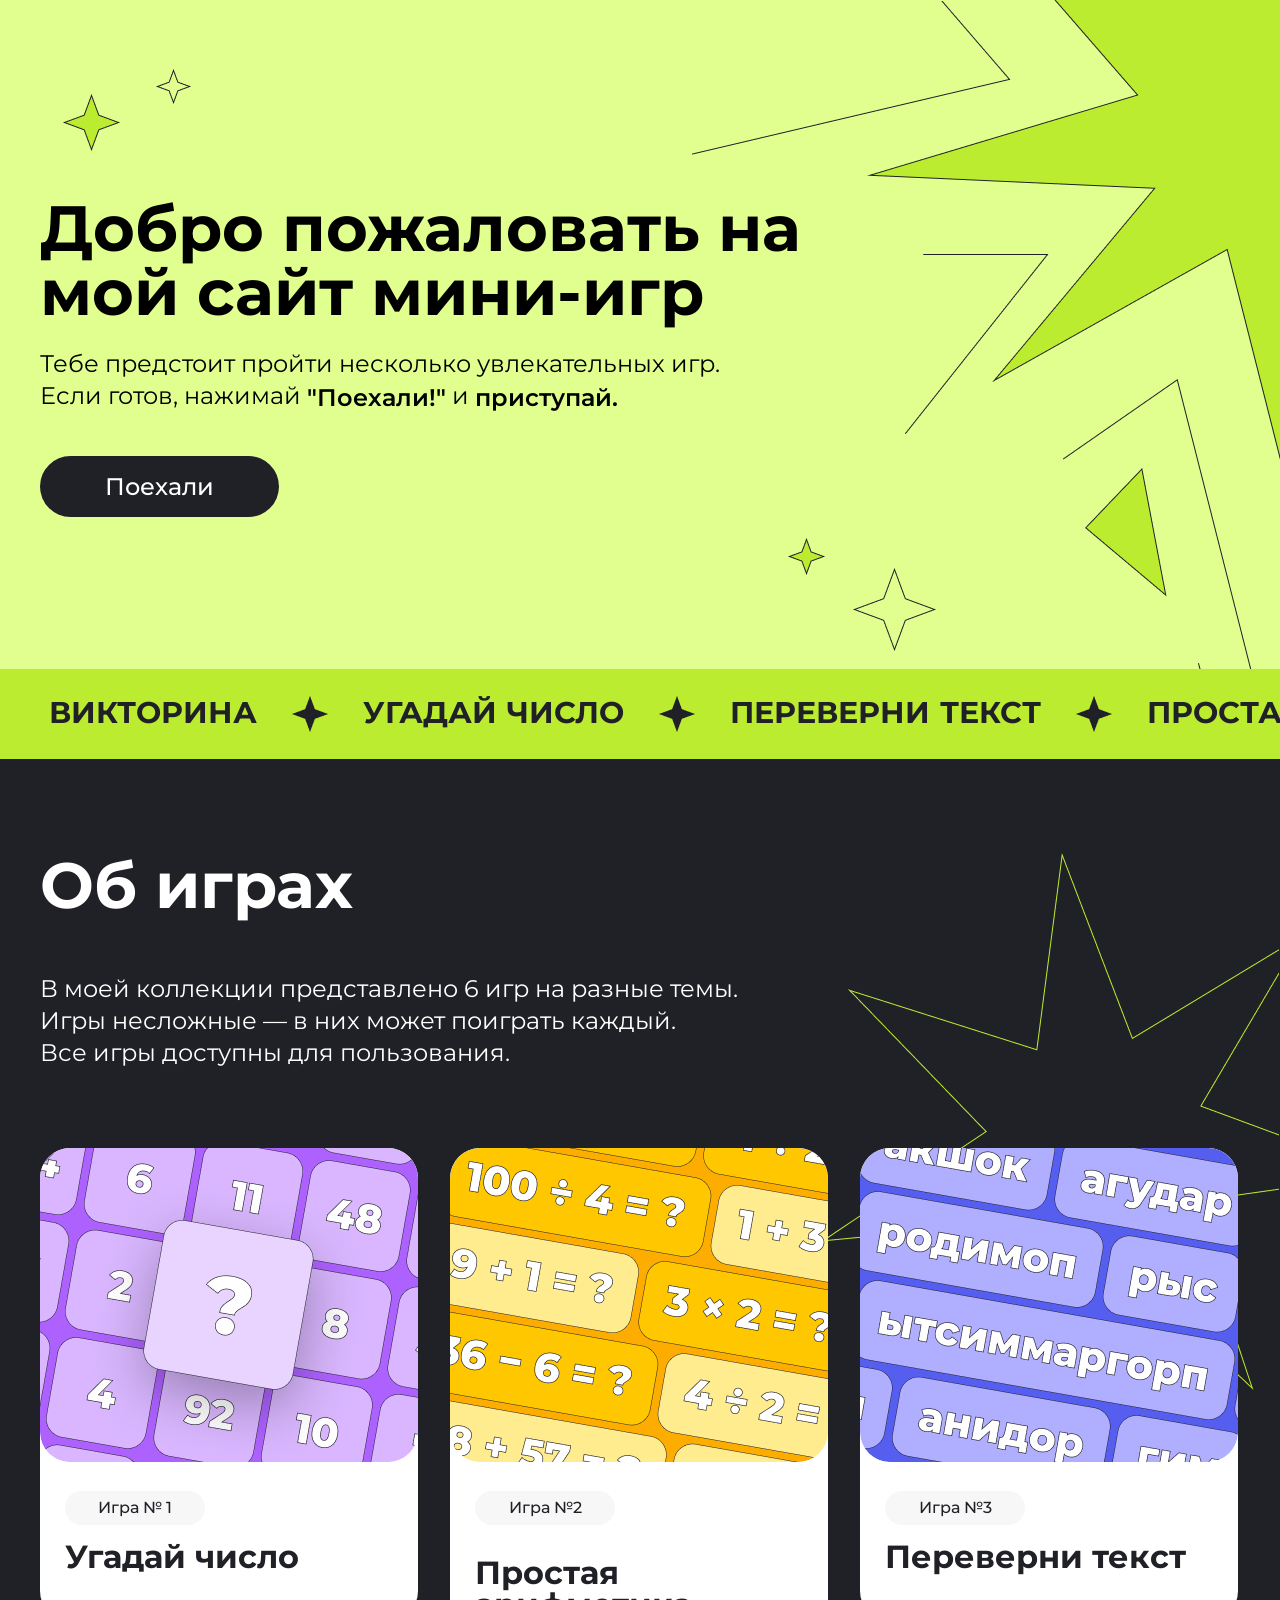
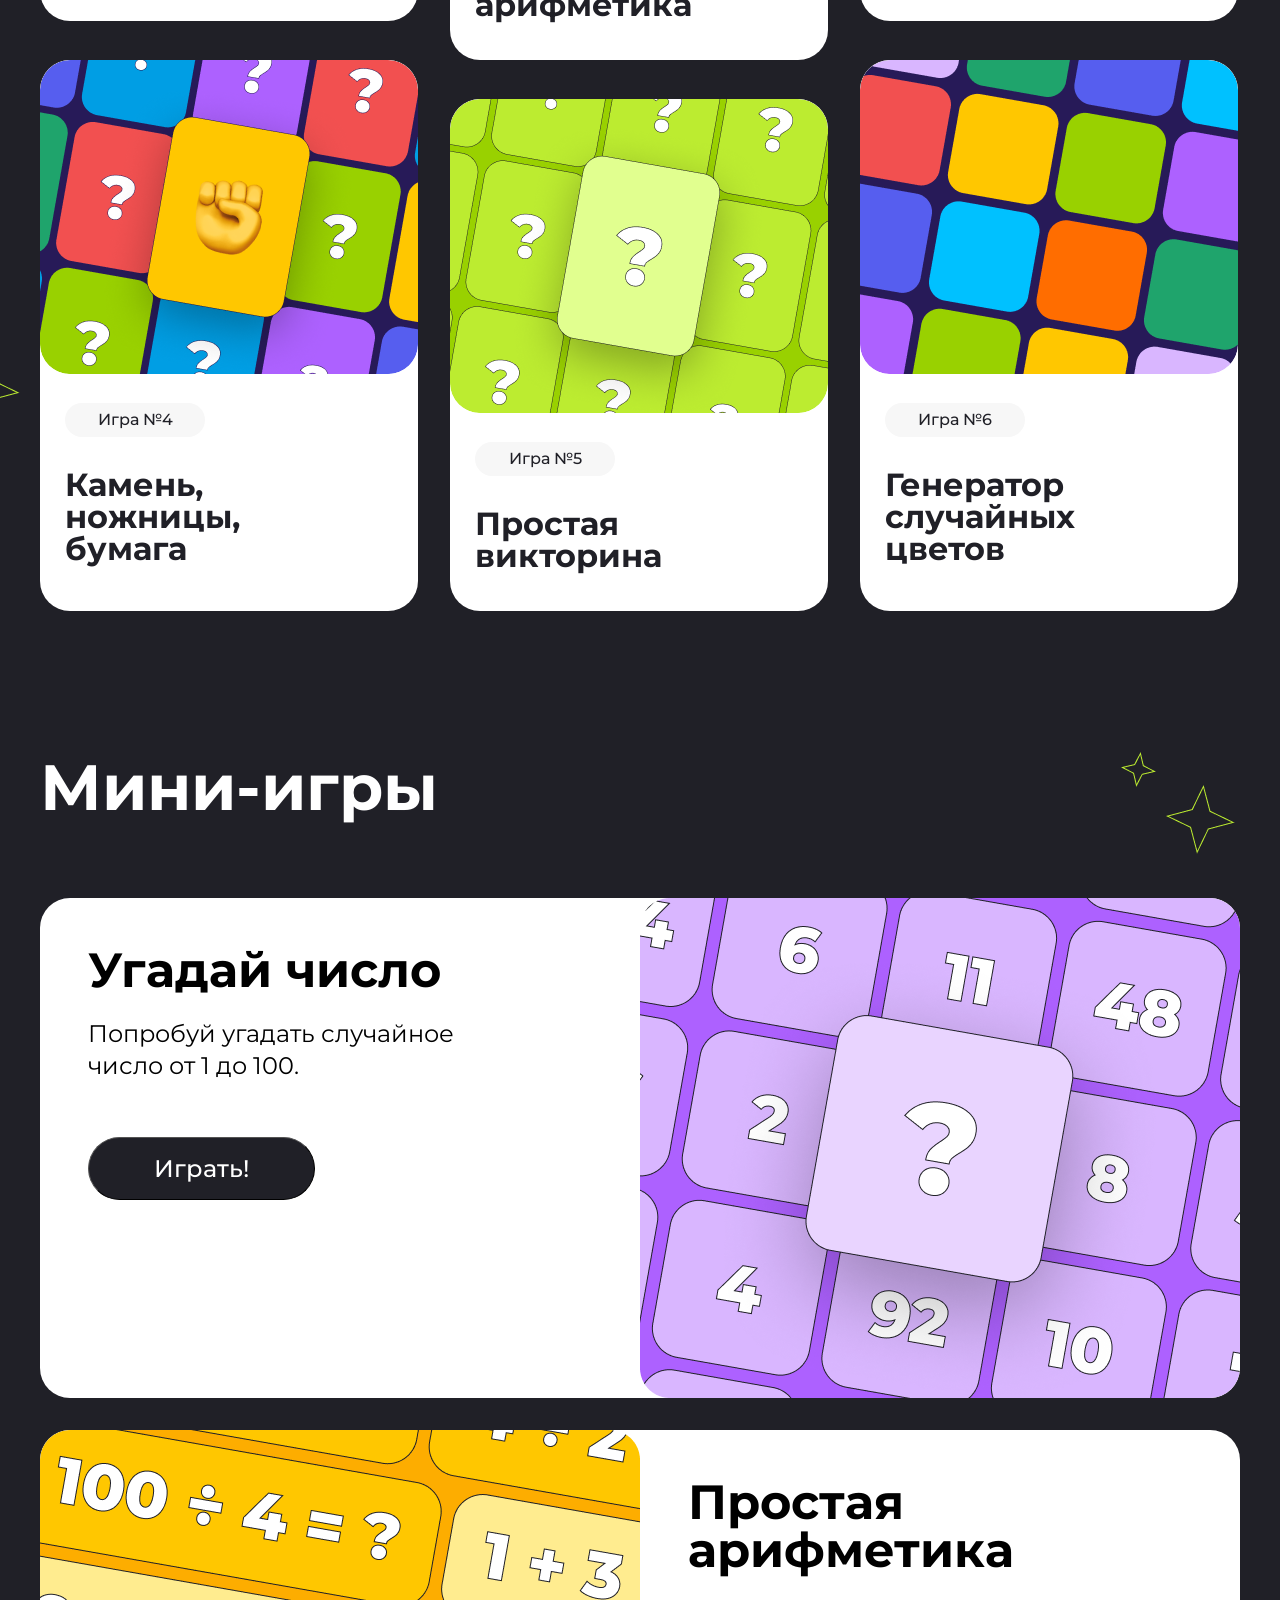
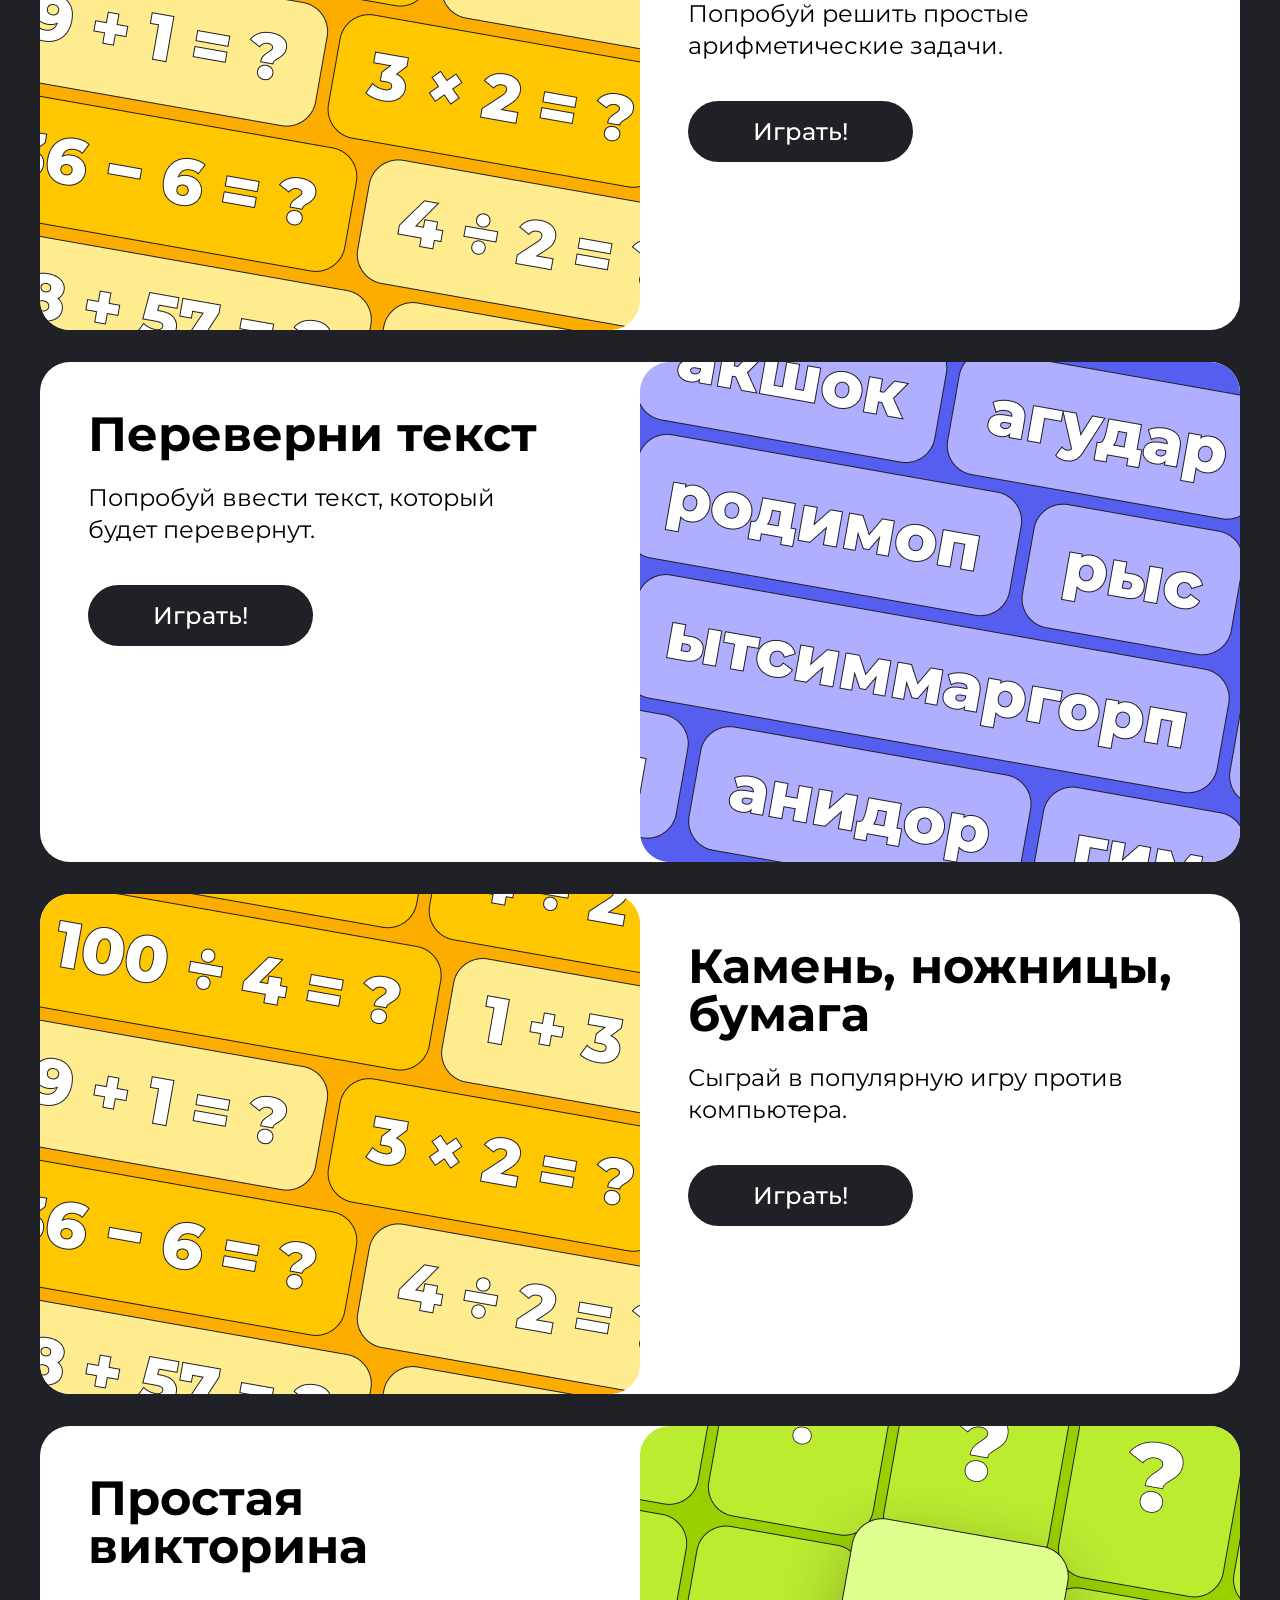
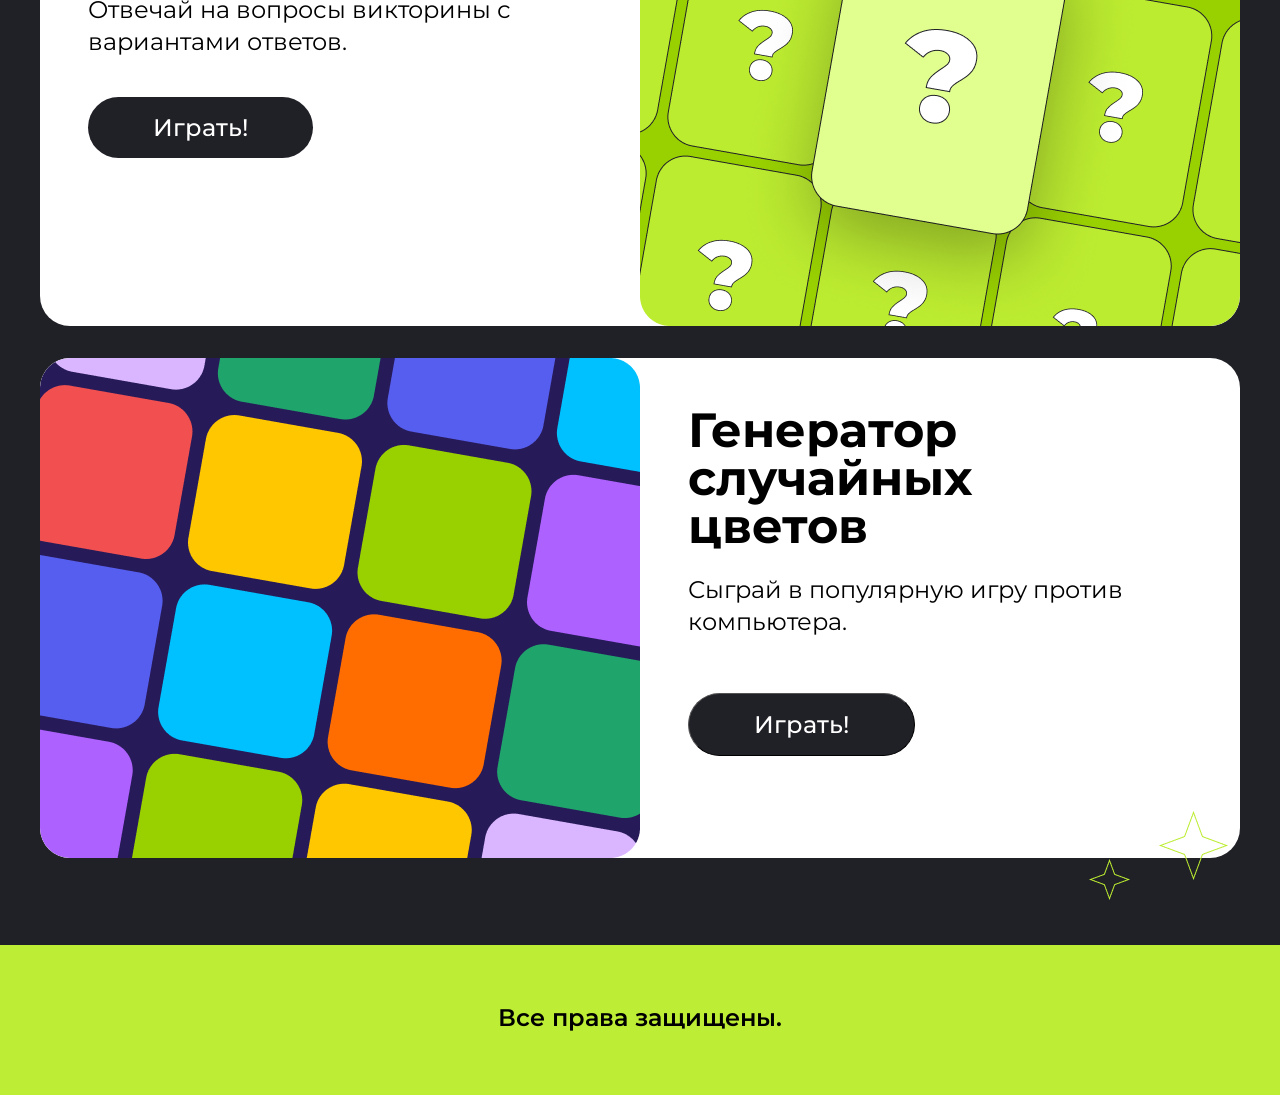
<file: index.html>
<!DOCTYPE html>
<html lang="ru">

<head>
    <meta charset="UTF-8">
    <meta name="viewport" content="width=device-width, initial-scale=1.0">
    <title>Homework1</title>
    <link rel="stylesheet" href="./style.css">
    <link href="https://fonts.googleapis.com/css2?family=Montserrat:ital,wght@0,100..900;1,100..900&amp;display=swap" rel="stylesheet">
</head>

<body>
    <section class="top">
<div class="top__star">
<img class="top__vector" src="./image/Vector.png" alt="описание">
<img class="top__star2" src="./image/Star2.png" alt="описание">
<img class="top__star3" src="./image/Star3.png" alt="описание">
<img class="top__star5" src="./image/Star5.png" alt="описание">
<img class="top__star4" src="./image/Star4.png" alt="описание">
<img class="top__vector4780" src="./image/Vector4780.png" alt="описание">
<img class="top__vector4781" src="./image/Vector4781.png" alt="описание">
<img class="top__vector4782" src="./image/Vector4782.png" alt="описание">
<img class="top__vector4788" src="./image/Vector4788.png" alt="описание">
<img class="top__vector4791" src="./image/Vector4791.png" alt="описание">
</div>
<div class="top__star-mob">
<img class="top__star2-mob" src="./image/star2-mob.png" alt="описание">
<img class="top__star3-mob" src="./image/star3-mob.png" alt="описание">
<img class="top__star4-mob" src="./image/star4-mob.png" alt="описание">
<img class="top__star5-mob" src="./image/star5-mob.png" alt="описание">
<img class="top__vector-mob" src="./image/vector-mob.png" alt="описание">
</div>

        <div class="top__content center">
            <h1 class="top__title">Добро пожаловать
на мой сайт мини-игр</h1>
            <div class="top__description">Тебе предстоит пройти несколько увлекательных игр.
Если готов, нажимай <span class="top__regular">"Поехали!"</span> и <span class="top__regular">приступай.</span></div>
            <a href="#games" class="form-button">Поехали</a>
        </div>
    </section>
        <section class="wrapper">
        <div class="animation">
            <span class="animation__title">викторина</span>
            <img class="animation__img" src="./image/star-animation.png" alt="викторина">
            <span class="animation__title">угадай</span>
            <span class="animation__title">число</span>
            <img class="animation__img" src="./image/star-animation.png" alt="угадай число">
            <span class="animation__title">переверни</span>
            <span class="animation__title">текст</span>
            <img class="animation__img" src="./image/star-animation.png" alt="переверни текст">
            <span class="animation__title">простая</span>
            <span class="animation__title">арифметика</span>
            <img class="animation__img" src="./image/star-animation.png" alt="простая арифметика">
            <span class="animation__title">камень,</span>
            <span class="animation__title">ножницы</span>
            <span class="animation__title">бумага</span>
            <img class="animation__img" src="./image/star-animation.png" alt="камень, ножницы, бумага">
            <span class="animation__title">генератор</span>
            <span class="animation__title">случайных</span>
            <span class="animation__title">цветов</span>
            <img class="animation__img" src="./image/star-animation.png" alt="генератор случайных цветов">
          </div>
        </section>
    <section id="games" class="games center">
        <h1 class="games__title">Об играх</h1>
        <p class="games__description">
В моей коллекции представлено 6 игр на разные темы.
Игры несложные — в них может поиграть каждый.
Все игры доступны для пользования.</p>
    <img class="games__star11" src="./image/Star11.png" alt="описание">
    <img class="games__star12" src="./image/Star12.png" alt="описание">
    <img class="games__star1" src="./image/Star1.png" alt="описание">
    <div class="games-catalog">
        <article class="catalog">
            <a href="#games1" class="catalog__cart">

            <img src="./image/games1.png" alt="игра№1" class="catalog__img">
            <div class="catalog__contener">
            <p class="catalog__number" >Игра № 1</p>
            <h2 class="catalog__title">Угадай число</h2>
            </div>
            </a>
        </article>
        <article class="catalog1">
            <a href="#games2" class="catalog1__cart">
            <img src="./image/games2.png" alt="игра№2" class="catalog1__img">
            <div class="catalog1__contener">
            <p class="catalog1__number" >Игра №2</p>
            <h3 class="catalog1__title">
Простая 
арифметика</h3>
            </div>
        </a>
        </article>
        <article class="catalog">
            <a href="#games3" class="catalog__cart">
            <img src="./image/games3.png" alt="игра№3" class="catalog__img">
            <div class="catalog__contener">
            <p class="catalog__number" >Игра №3</p>
            <h2 class="catalog__title">Переверни текст</h2>
            </div>
            </a>
        </article>
        <article class="catalog2">
            <a href="#games4" class="catalog2__cart">
            <img src="./image/games4.png" alt="игра№4" class="catalog2__img">
            <div class="catalog2__contener">
            <p class="catalog2__number" >Игра №4</p>
            <h3 class="catalog2__title">
Камень, 
ножницы,
бумага</h3>
            </div>
        </a>
        </article>
        <article class="catalog1">
            <a href="#games5" class="catalog1__cart">
            <img src="./image/games5.png" alt="игра№5" class="catalog1__img">
            <div class="catalog1__contener">
            <p class="catalog1__number" >Игра №5</p>
            <h3 class="catalog1__title">
Простая 
викторина</h3>
            </div>
        </a>
        </article>
        <article class="catalog2">
            <a href="#games6" class="catalog2__cart">
            <img src="./image/games6.png" alt="игра№6" class="catalog2__img">
            <div class="catalog2__contener">
            <p class="catalog2__number" >Игра №6</p>
            <h3 class="catalog2__title">
Генератор
случайных
цветов</h3>
            </div>
</a>
        </article>
    </div>
    </section>
    <section id="games-mg" class="games-mg center">
        <div class="games-mg__star">
            <img class="games-mg__star6" src="./image/Star6-minigames.png" alt="описание">
            <img class="games-mg__star7" src="./image/Star7-minigames.png" alt="описание">
            <img class="games-mg__star8" src="./image/Star8.png" alt="описание">
            <img class="games-mg__star10" src="./image/Star10.png" alt="описание">
        </div>
        <h1 class="games-mg__title">Мини-игры</h1>
        <div class="games-mg__catalog">
            <article id="games1" class="catalog-mg">
                <div class="catalog-mg__description">
                    <h2 class="catalog-mg__title1">Угадай число</h2>
                    <p class="catalog-mg__description1">Попробуй угадать случайное 
число от 1 до 100.</p>
                   <button type="button" class="catalog-mg__button" id="gamesButton1" onclick = "miniGames1()">Играть!</button>

                </div>
                <img src="./image/minigames1.png" alt="Угадай число" class="catalog-mg__img">
            </article>
            <article id="games2" class="catalog-mg">
                <img src="./image/minigames2.png" alt="Простая арифметика" class="catalog-mg__img">
                <div class="catalog-mg__description">
                    <h2 class="catalog-mg__title1">Простая арифметика</h2>
                    <p class="catalog-mg__description1">Попробуй решить простые арифметические задачи.</p>
                    <a href="#" class="catalog-mg__button" onclick = "miniGames2()">Играть!</a>
                </div>
                
            </article>
            <article  id="games3" class="catalog-mg">
                <div class="catalog-mg__description">
                    <h2 class="catalog-mg__title1">Переверни текст</h2>
                    <p class="catalog-mg__description1">Попробуй ввести текст, который будет перевернут.</p>
                    <a href="#" class="catalog-mg__button" onclick = "miniGames3()">Играть!</a>
                </div>
                <img src="./image/minigames4.png" alt="Переверни текст" class="catalog-mg__img">
            </article>
            <article id="games4" class="catalog-mg">
                <img src="./image/minigames2.png" alt="Камень, ножницы, бумага" class="catalog-mg__img">
                <div class="catalog-mg__description">
                    <h2 class="catalog-mg__title1">Камень, ножницы, бумага</h2>
                    <p class="catalog-mg__description1">Сыграй в популярную игру против компьютера.</p>
                    <a href="#" class="catalog-mg__button" onclick = "game()">Играть!</a>
                </div>
                
            </article>
            <article id="games5" class="catalog-mg">
                <div class="catalog-mg__description">
                    <h2 class="catalog-mg__title1">Простая викторина</h2>
                    <p class="catalog-mg__description1">Отвечай на вопросы викторины с вариантами ответов.</p>
                    <a href="#" class="catalog-mg__button" onclick = "miniGames5()">Играть!</a>
                </div>
                <img src="./image/minigames6.png" alt="Простая викторина" class="catalog-mg__img">
            </article>
            <article id="games6" class="catalog-mg">
                <img src="./image/minigames7.png" alt="Генератор случайных цветов" class="catalog-mg__img">
                <div class="catalog-mg__description">
                    <h2 class="catalog-mg__title1">Генератор случайных 
цветов</h2>
                    <p class="catalog-mg__description1">Сыграй в популярную игру против компьютера.</p>
                   <button type="button" class="catalog-mg__button" id="gamesButton6" onclick = "miniGames6()">Играть!</button>
                </div>
                 </article>
        </div>
    </section>
    <section class="mob-games-mg center">
        <h2 class="mob-games-mg__title">Мини игры</h2>
        <div class="mob-games-catalog">
        <article class="mob-catalog">
            <img src="./image/mob-games-mg1.png" alt="игра№1" class="mob-catalog__img">
            <h3 class="mob-catalog__title">Угадай число</h3>
            <p class="mob-catalog__description">Попробуй угадать случайное число от 1 до 100.</p>
            <a href="#" class="mob-catalog__button" onclick="miniGames1()">Играть!</a>    
        </article>
        <article class="mob-catalog1">
            <img src="./image/mob-games-mg2.png" alt="игра№2" class="mob-catalog1__img">
            <h3 class="mob-catalog1__title">Простая арифметика</h3>
            <p class="mob-catalog1__description">Попробуй решить простые арифметические задачи.</p>
            <a href="#" class="mob-catalog1__button" onclick="miniGames2()">Играть!</a>    
        </article>
    <article class="mob-catalog1">
            <img src="./image/mob-games-mg3.png" alt="игра№3" class="mob-catalog1__img">
            <h3 class="mob-catalog1__title">Переверни
текст</h3>
            <p class="mob-catalog1__description">Попробуй ввести текст, который будет перевернут.</p>
            <a href="#" class="mob-catalog1__button" onclick="miniGames3()">Играть!</a>    
        </article>
        <article class="mob-catalog2">
            <img src="./image/mob-games-mg4.png" alt="игра№4" class="mob-catalog2__img">
            <h3 class="mob-catalog2__title">Камень,
ножницы, 
бумага</h3>
            <p class="mob-catalog2__description">Сыграй в популярную игру против компьютера.</p>
            <a href="#" class="mob-catalog2__button" onclick="game()">Играть!</a>    
        </article>
        <article class="mob-catalog1">
            <img src="./image/mob-games5.png" alt="игра№5" class="mob-catalog1__img">
            <h3 class="mob-catalog1__title">Простая викторина</h3>
            <p class="mob-catalog1__description">Отвечай на вопросы викторины с вариантами ответов.</p>
            <a href="#" class="mob-catalog1__button" onclick="miniGames5()">Играть!</a>    
        </article>
        <article id="mob-games6" class="mob-catalog3">
            <img src="./image/mob-games-mg6.png" alt="игра№6" class="mob-catalog3__img">
            <h3 class="mob-catalog3__title">Генератор случайных цветов</h3>
            <p class="mob-catalog3__description">Игра, в которой при клике на кнопку фон страницы меняется на случайный.</p>
            <button type="button" class="mob-catalog3__button" id="mob-gamesButton6" onclick = "miniGames6()">Играть!</button>

           </article>
        </div>
        </section>
    <footer class="footer">
        <p class="footer__title">Все права защищены.</p>
    </footer>
    <script src="games.js"></script>
</body>

</html>
</file>
<file: style.css>
* {
    margin: 0;
    padding: 0;
}
html {
  scroll-behavior: smooth;
}

.center {
    padding-left: calc(50% - 600px);
    padding-right: calc(50% - 600px);
    
}

.top {
    background-image: url(./image/top.png);
    background-repeat: no-repeat;
    background-position: center;
    background-size: cover;
    position: relative;
}


.top__vector {
    position: absolute;
    background-size: cover;
    border-color: #202027;
    border: 1px;
    top: 0;
    right: 0;
}

.top__star2 {
    position: absolute;
    background-size: cover;
    border-color: #202027;
    border: 1px;
    transform: translate(63px, 94px);
}

.top__star3 {
    position: absolute;
    background-size: cover;
    border-color: #202027;
    border: 1px;
    transform: translate(156px, 69px);
}

.top__star5 {
    position: absolute;
    background-size: cover;
    border-color: #202027;
    border: 1px;
    right: 455px;
    top: 538px;
}

.top__star4 {
    position: absolute;
    background-size: cover;
    border-color: #202027;
    border: 1px;
    right: 344px;
    top: 568px;
    
}

.top__vector4780 {
    position: absolute;
    background-size: cover;
    border-color: #202027;
    border: 1px;
    top: 1px;
    right: 269px;
}

.top__vector4781 {
    position: absolute;
    background-size: cover;
    border-color: #202027;
    border: 1px;
    top: 254px;
    right: 231px;
}

.top__vector4782 {
    position: absolute;
    background-size: cover;
    border-color: #202027;
    border: 1px;
    top: 379px;
    right: 1px;
}

.top__vector4788 {
    position: absolute;
    background-size: cover;
    border-color: #202027;
    border: 1px;
    top: 468px;
    right: 113px;
}

.top__vector4791 {
    position: absolute;
    background-size: cover;
    border-color: #202027;
    border: 1px;
    top: 663px;
    right: 47px;
}
.top__star-mob {
    display: none;
}
.top__content {
    width: 769px;
    height: 358px;
    padding-top: 196px;
    padding-bottom: 115px;
}

.top__title {
    max-width: 769px;
    font-family: Montserrat;
    font-weight: 700;
    font-style: Bold;
    font-size: 64px;
    line-height: 100%;
    letter-spacing: 0px;
    vertical-align: middle;
}

.top__description {
    width: 720px;
    white-space: pre-wrap;
    font-family: Montserrat;
    font-weight: 400;
    font-style: Regular;
    font-size: 24px;
    line-height: 32px;
    letter-spacing: 0px;
    vertical-align: middle;
    margin-top: 24px;
    margin-bottom: 58px;
}

.top__regular {
    font-family: Montserrat;
    font-weight: 600;
    font-style: SemiBold;
    font-size: 24px;
    line-height: 32px;
    letter-spacing: 0px;
    vertical-align: middle;

}

.form-button {
    width: 247;
    height: 66;
    opacity: 1;
    gap: 10px;
    background-color: #202027;
    border-width: 1px;
    border-radius: 60px;
    padding-top: 16px;
    padding-right: 65px;
    padding-bottom: 16px;
    padding-left: 65px;
    font-family: Montserrat;
    font-weight: 500;
    font-style: SemiBold;
    font-size: 24px;
    color: #ffff;
    text-align: center;
    margin-top: 48px;
    text-decoration: none;
}

.form-button:hover {
    background-color: #ffff;
    color: #202027;
    font-weight: 600;
    border: solid 1px #000;

}
.wrapper {
    position: relative;
    z-index: 1;
    width: 100%;
    overflow: hidden;
    background-color: #BCEC30;
}
.animation {
    display: flex;
    gap: 10px;
    top: 710px;
    left: -30px;
    border-width: 1px;
    padding-top: 27px;
    padding-right: 49px;
    padding-bottom: 27px;
    padding-left: 49px;
    opacity: 1;
    animation: scroll-left 10s linear infinite;
}
@keyframes scroll-left {
    from {
        transform: translateX(0%);
    }
    to {
        transform: translateX(100%);
    }

}
.animation__title {
font-family: Montserrat;
font-weight: 700;
font-style: Bold;
font-size: 30px;
line-height: 110.00000000000001%;
letter-spacing: 4%;
vertical-align: middle;
text-transform: uppercase;
color: #202027;
}

.animation__img {
width: 36px;
height: 36px;
padding-left: 25px;
padding-right: 25px;

}
.games {
    background-color: #202027;
    background-repeat: no-repeat;
    background-position: center;
    background-size: cover;
    height: 1500px;
    position: relative;
    z-index: 1;
}

.games__title {
    width: 1200px;
    font-family: Montserrat;
    font-weight: 700;
    font-style: Bold;
    font-size: 64px;
    line-height: 100%;
    letter-spacing: 0px;
    vertical-align: middle;
    color: #FFF;
    padding-top: 94px;
}

.games__description {
    width: 1200px;
    font-family: Montserrat;
    font-weight: 400;
    font-style: Regular;
    font-size: 24px;
    line-height: 32px;
    letter-spacing: 0px;
    vertical-align: middle;
    color: #FFF;
    white-space: pre-wrap;
    padding-top: 24px;
    padding-bottom: 72px;
}

.games__star11 {
    position: absolute;
    background-size: cover;
    border: 1px;
    transform: translate(-90px, 770px);
}

.games__star12 {
    position: absolute;
    background-size: cover;
    border: 1px;
    transform: translate(-75px, 822px);
}

.games__star1 {
    position: absolute;
    background-size: cover;
    border: 1px;
    top: 94px;
    right: 1px;
    z-index: 2;
}

.games-catalog {
    position: absolute;
    display: flex;
    gap: 32px;
    flex-wrap: wrap;
    flex-direction: row;
    row-gap: 32px;
    column-gap: 32px;
    z-index: 3;
    width: 1201px;
}

.catalog {
    width: 378px;
    height: 473px;
    background-color: #FFF;
    border-radius: 30px;
    margin-top: 7px;
    text-decoration: none;
}

.catalog {
    transition: transform .1s;
}

.catalog:hover {
    transform: scale(1.1);
}
.catalog__cart {
    text-decoration: none;
}
.catalog__img {
    width: 378px;
    height: 314px;
    border-radius: 30px;
}

.catalog__contener {
    padding: 25px;
}
.catalog__number {
    width: 108px;
    opacity: 1;
    border-radius: 52.58px;
    background-color: #f7f7f7;
    padding: 8px 16px;
    color: #202027;
    font-family: Montserrat;
    font-weight: 500;
    font-style: Medium;
    font-size: 16px;
    line-height: 1.1;
    text-align: center;
}

.catalog__title {
    white-space: pre-wrap;
    font-family: Montserrat;
    font-weight: 700;
    font-style: Bold;
    font-size: 32px;
    line-height: 100%;
    letter-spacing: 0px;
    vertical-align: middle;
    margin-top: 16px;
    color: #202027;

}

.catalog1 {
    width: 378px;
    height: 512px;
    background-color: #FFF;
    border-radius: 30px;
    overflow: hidden;
    margin-top: 7px;
    text-decoration: none;
}

.catalog1 {
    transition: transform .1s;
}

.catalog1:hover {
    transform: scale(1.1);
}
.catalog1__cart {
    text-decoration: none;
}

.catalog1__title {
    white-space: pre-wrap;
    font-family: Montserrat;
    font-weight: 700;
    font-style: Bold;
    font-size: 32px;
    line-height: 100%;
    vertical-align: middle;
    color: #202027;
}

.catalog1__img {
    width: 378px;
    height: 314px;
    border-radius: 30px;
}
.catalog1__contener {
    padding: 25px;
}
.catalog1__number {
    width: 108px;
    opacity: 1;
    border-radius: 52.58px;
    background-color: #f7f7f7;
    padding: 8px 16px;
    color: #202027;
    font-family: Montserrat;
    font-weight: 500;
    font-style: Medium;
    font-size: 16px;
    line-height: 1.1;
    text-align: center;
}

.catalog2 {
    width: 378px;
    height: 551px;
    background-color: #FFF;
    border-radius: 30px;
    overflow: hidden;
    margin-top: -32px;
    text-decoration: none;
}

.catalog2 {
    transition: transform .1s;
}

.catalog2:hover {
    transform: scale(1.1);
}
.catalog2__cart {
    text-decoration: none;
}
.catalog2__contener {
    padding: 25px;
}

.catalog2__title {
    white-space: pre-wrap;
    font-family: Montserrat;
    font-weight: 700;
    font-style: Bold;
    font-size: 32px;
    line-height: 100%;
    letter-spacing: 0px;
    vertical-align: middle;
    color: #202027;
}

.catalog2__img {
    width: 378px;
    height: 314px;
    border-radius: 30px;
}

.catalog2__number {
    width: 108px;
    opacity: 1;
    border-radius: 52.58px;
    background-color: #f7f7f7;
    padding: 8px 16px;
    color: #202027;
    font-family: Montserrat;
    font-weight: 500;
    font-style: Medium;
    font-size: 16px;
    line-height: 1.1;
    text-align: center;
}

.games-mg {
    background-image: url(./image/top-minigames.png);
    background-repeat: no-repeat;
    background-position: center;
    background-size: cover;
    position: relative;
    padding-bottom: 55px;
}
.games-mg__star6 {
    position: absolute;
    background-size: cover;
    border-color: #BCEC30;
    border: 1px;
    top: 126px;
    right: 45px;
}
.games-mg__star7 {
    position: absolute;
    background-size: cover;
    border-color: #BCEC30;
    border: 1px;
    top: 93px;
    right: 124px;
}

.games-mg__star8 {
    position: absolute;
    background-size: cover;
    border-color: #BCEC30;
    border: 1px;
    right: 52px;
    bottom: 65px;
}
.games-mg__star10 {
    position: absolute;
    background-size: cover;
    border-color: #BCEC30;
    border: 1px;
    right: 150px;
    bottom: 45px;
}
.games-mg__title {
    width: 1200px;
    font-family: Montserrat;
    font-weight: 700;
    font-style: Bold;
    font-size: 64px;
    line-height: 100%;
    letter-spacing: 0px;
    vertical-align: middle;
    color: #FFF;
    padding-top: 96px;
    padding-bottom: 72px;
}
.games-mg__catalog {
    width: 1200px;
    gap: 32px;
}

.catalog-mg {
    display: flex;
    justify-content: space-between;
    width: 1200px;
    background-color: #FFF;
    border-radius: 30px;
    overflow: hidden;
    margin-top: 7px;
    text-decoration: none;
    margin-bottom: 32px;
}
.catalog-mg__description {
    padding: 48px;
}
.catalog-mg__title1 {
    white-space: pre-wrap;
    font-family: Montserrat;
    font-weight: 700;
    font-style: Bold;
    font-size: 48px;
    line-height: 100%;
    letter-spacing: 0px;
    vertical-align: middle;
}
.catalog-mg__description1 {
    width: 457px;
    white-space: pre-wrap;
    font-family: Montserrat;
    font-weight: 400;
    font-style: Regular;
    font-size: 24px;
    line-height: 32px;
    letter-spacing: 0px;
    vertical-align: middle;
    margin-top: 24px;
    margin-bottom: 55px;
   }

.catalog-mg__description2 {
    width: 457px;
    white-space: pre-wrap;
    font-family: Montserrat;
    font-weight: 400;
    font-style: Regular;
    font-size: 24px;
    line-height: 32px;
    letter-spacing: 0px;
    vertical-align: middle;
    padding-top: 24px;
    padding-bottom: 56px;
    padding-left: 48px;
}
.catalog-mg__button {
    width: 247;
    height: 66;
    opacity: 1;
    gap: 10px;
    background-color: #202027;
    border-width: 1px;
    border-radius: 60px;
    padding-top: 16px;
    padding-right: 65px;
    padding-bottom: 16px;
    padding-left: 65px;
    font-family: Montserrat;
    font-weight: 500;
    font-style: SemiBold;
    font-size: 24px;
    color: #ffff;
    text-align: center;
    text-decoration: none;
}
.catalog-mg__button:hover {
    background-color: #ffff;
    color: #202027;
    font-weight: 600;
    border: solid 1px #000;
}
.mob-games-mg {
    display: none;
}
.footer {
    background-repeat: no-repeat;
    background-position: center;
    background-size: cover;
    background-color: #BDED35;
    height: 150px;
}
.footer__title {
    font-family: Montserrat;
    font-weight: 600;
    font-style: SemiBold;
    font-size: 24px;
    line-height: 100%;
    letter-spacing: 0px;
    text-align: center;
    vertical-align: middle;
    padding-top: 61px;

}
@media (max-width: 1200px) {
   .center {
    padding-left: calc(50% - 464px);
    padding-right: calc(50% - 464px);
} 
    .top {
    background-color:  #E1FF8F;
    background-repeat: no-repeat;
    background-position: center;
    background-size: cover;
    position: relative;
}
   .top__title {
    max-width: 670px;
    font-size: 48px;
   }
   .top__content {
    width: 767px;
    padding-bottom: 115px;
   }
   
.wrapper {
    position: relative;
    z-index: 1;
   }
.animation {
top: 649px;
left: -6px;
border-width: 0.54px;
padding-top: 16px;
padding-right: 24px;
padding-bottom: 16px;
padding-left: 24px;
gap: 6px;
opacity: 1;

}
.animation__title{
font-family: Montserrat;
font-weight: 700;
font-style: Bold;
font-size: 16px;
line-height: 110.00000000000001%;
letter-spacing: 4%;
vertical-align: middle;
text-transform: uppercase;

}
.animation__img {
width: 19px;
height: 19px;
padding-left: 27px;
padding-right: 27px;

}
   .games__title {
    font-size: 48px;
   }
   .games__description {
    width: 520px;
   }
   .games {
    display: none;
}
.games-mg__star {
    display: none;
}
.games-mg__title {
    font-size: 48px;
    width: 767px;
}
.games-mg__catalog {
    width: 930px;
}

.catalog-mg {
    width: 930px;
}
.catalog-mg__title1 {
    font-size: 32px;
}
.catalog-mg__description {
    padding-left: 24px;
    padding-top: 48px;
    padding-right: 24px;
    padding-bottom: 24px;
}
.catalog-mg__img {
    width: 400px;
}
}

@media (max-width: 980px){
 .center {
    padding-left: calc(50% - 372px);
    padding-right: calc(50% - 372px);    
}    
.top__content {
    width: 750px;
    padding-bottom: 115px;
}
.top__title {
    display: flex;
    width: 550px;
    font-size: 40px;
    text-align: center;
    font-family: Montserrat;
    font-weight: 700;
    font-style: Bold;
    line-height: 1.2;
    letter-spacing: 0px;
    vertical-align: middle;
}
.top__description {
    font-family: Montserrat;
    font-weight: 400;
    font-style: Regular;
    font-size: 24px;
    line-height: 1.2;
    letter-spacing: 0px;
    text-align: center;
    vertical-align: middle;
    width: 496px;
    height: 60px;
    white-space: normal;
    margin-bottom: 70px;
    padding-top: 20px;
    padding-bottom: 40px;
}
.form-button {
    margin-left: 105px;
}
.top__star4 {
    right: 144px;
}
.top__star5 {
    right: 255px;
}
.top__vector4780 {
    display: none;
}
.top__vector4781 {
    display: none;
}
.top__vector4782 {
    display: none;
}
.top__vector4788 {
    display: none;
}
.top__vector {
    width: 350px;
}
.games-mg__title {
    width: 744px;
}
.games-mg__catalog {
    width: 744px;
}
.catalog-mg {
    width: 744px;
}
.catalog-mg__description {
    width: 372px;
    padding-left: 24px;
    padding-right: 24px;
}
.catalog-mg__description1 {
    width: 372px;
    
}
.catalog-mg__img {
    width: 320px;
}
}

@media (max-width: 767px) {   
    .center {
    padding-left: calc(50% - 171.5px);
    padding-right: calc(50% - 171.5px);
    
} 
    .top {
    background-image: url(./image/top-mobile.png);
    background-repeat: no-repeat;
    background-position: center;
    background-size: cover;
    position: relative;
}
.top__star-mob {
    display: block;
}
.top__star2-mob {
    position: absolute;
    background-size: cover;
    border-color: #202027;
    border: 1px;
    transform: translate(37px, 97px);
}
.top__star3-mob {
    position: absolute;
    background-size: cover;
    border-color: #202027;
    border: 1px;
    transform: translate(91px, 64px);
}
.top__star4-mob {
    position: absolute;
    background-size: cover;
    border-color: #202027;
    border: 1px;
    right: 34px;
    top: 580px;
}
.top__star5-mob {
    position: absolute;
    background-size: cover;
    border-color: #202027;
    border: 1px;
    right: 86px;
    top: 557px;
}
.top__vector-mob {
    position: absolute;
    background-size: cover;
    border-color: #202027;
    border: 1px;
    top: 0;
    right: 0;
    
}

.top__vector {
    display: none;
}
.top__star2 {
    display: none;
}
.top__star3 {
    display: none;
}
.top__star4 {
    display: none;
}
.top__star5 {
    display: none;
}
.top__vector4780 {
    display: none;
}
.top__vector4781 {
    display: none;
}
.top__vector4782 {
    display: none;
}
.top__vector4788 {
    display: none;
}
.top__vector4791 {
    display: none;
}
.top__content {
    width: 296px;
    padding-top: 147px;
    padding-left: 35.5px;
    padding-right: 35.5px;
    padding-bottom: 115px;

}
.top__title {
    display: flex;
    width: 262px;
    font-size: 40px;
    text-align: center;
    font-family: Montserrat;
    font-weight: 700;
    font-style: Bold;
    line-height: 1.2;
    letter-spacing: 0px;
    vertical-align: middle;
}
.top__description {
    font-family: Montserrat;
    font-weight: 400;
    font-style: Regular;
    font-size: 16px;
    line-height: 1.2;
    letter-spacing: 0px;
    text-align: center;
    vertical-align: middle;
    width: 296px;
    height: 60px;
    white-space: normal;
    margin-bottom: 10px;
}
.top__regular {
    font-family: Montserrat;
    font-weight: 600;
    font-style: SemiBold;
    font-size: 16px;
    line-height: 100%;
    letter-spacing: 0px;
    text-align: center;
    vertical-align: middle;

}
.form-button {
    display: flex;
    justify-content: center;
    align-items: center;
margin-left: 46px;
margin-top: 36px;
gap: 10px;
border-width: 1px;
border-radius: 60px;
padding-top: 16px;
padding-right: 28px;
padding-bottom: 16px;
padding-left: 28px;
font-family: Montserrat;
font-weight: 600;
font-style: SemiBold;
font-size: 16px;
line-height: 142%;
letter-spacing: 0%;
text-align: center;
    margin-left: 6px;
    margin-right: 6px;
}

.animation {
top: 649px;
left: -6px;
border-width: 0.54px;
padding-top: 16px;
padding-right: 24px;
padding-bottom: 16px;
padding-left: 24px;
gap: 6px;
opacity: 1;

}
.animation__title{
font-family: Montserrat;
font-weight: 700;
font-style: Bold;
font-size: 16px;
line-height: 110.00000000000001%;
letter-spacing: 4%;
vertical-align: middle;
text-transform: uppercase;

}
.animation__img {
width: 19px;
height: 19px;
padding-left: 27px;
padding-right: 27px;

}
.games {
    display: none;
}
.games-mg {
    display: none;
}
.games-mg__star {
    display: none;
}
.mob-games-mg {
    display: block;
}
.mob-games-mg {
    background-image: url(./image/mob-games-mg.png);
    background-repeat: no-repeat;
    background-position: center;
    background-size: cover;
    height: 3750px;
    position: relative;
}
.mob-games-mg__title {
    width: 343px;
    padding-top: 40px;
    padding-bottom: 40px;
    padding-left: 10px;
    font-family: Montserrat;
    font-weight: 700;
    font-style: Bold;
    font-size: 40px;
    line-height: 100%;
    letter-spacing: 0px;
    vertical-align: middle;
    color: #FFF;
}

.mob-games-catalog {
    display: block;
}
.mob-games-catalog {
    display: grid;
    gap: 24px;
    position: absolute;
}
.mob-catalog {
    width: 343px;
    height: 528px;
    background-color: #FFF;
    border-radius: 30px;
    overflow: hidden;
    margin-top: 7px;
    text-decoration: none;
}
.mob-catalog1 {
    white-space: pre-wrap;
    width: 343px;
    height: 567px;
    background-color: #FFF;
    border-radius: 30px;
    overflow: hidden;
    margin-top: 7px;
    text-decoration: none;
}
.mob-catalog2 {
    white-space: pre-wrap;
    width: 343px;
    height: 606px;
    background-color: #FFF;
    border-radius: 30px;
    overflow: hidden;
    margin-top: 7px;
    text-decoration: none;
}
.mob-catalog3 {
    white-space: pre-wrap;
    width: 343px;
    height: 626px;
    background-color: #FFF;
    border-radius: 30px;
    overflow: hidden;
    margin-top: 7px;
    text-decoration: none;
}

.mob-catalog__img {
    width: 343;
    height: 284.9259338378906;
    opacity: 1;
    border-radius: 30px;
}
.mob-catalog1__img {
    width: 343;
    height: 284.9259338378906;
    opacity: 1;
    border-radius: 30px;
    margin-top: -37px;
}
.mob-catalog2__img {
    width: 343;
    height: 284.9259338378906;
    opacity: 1;
    border-radius: 30px;
    margin-top: -37px;
}
.mob-catalog3__img {
    width: 343;
    height: 284.9259338378906;
    opacity: 1;
    border-radius: 30px;
    margin-top: -37px;
}

.mob-catalog__title {
    white-space: pre-wrap;
    padding-top: 28px;
    padding-left: 20px;
    font-family: Montserrat;
    font-weight: 700;
    font-style: Bold;
    font-size: 32px;
    line-height: 100%;
    letter-spacing: 0px;
    vertical-align: middle;
}
.mob-catalog1__title {
    white-space: pre-wrap;
    padding-top: 16px;
    padding-left: 29px;
    font-family: Montserrat;
    font-weight: 700;
    font-style: Bold;
    font-size: 32px;
    line-height: 100%;
    letter-spacing: 0px;
    vertical-align: middle;
}
.mob-catalog2__title {
    white-space: pre-wrap;
    padding-top: 16px;
    padding-left: 29px;
    font-family: Montserrat;
    font-weight: 700;
    font-style: Bold;
    font-size: 32px;
    line-height: 100%;
    letter-spacing: 0px;
    vertical-align: middle;
}
.mob-catalog3__title {
    white-space: pre-wrap;
    padding-top: 16px;
    padding-left: 29px;
    font-family: Montserrat;
    font-weight: 700;
    font-style: Bold;
    font-size: 32px;
    line-height: 100%;
    letter-spacing: 0px;
    vertical-align: middle;
}

.mob-catalog__description {
    width: 249px;
    padding-left: 29px;
    padding-right: 65px;
    padding-top: 16px;
    padding-bottom: 48px;
    font-family: Montserrat;
    font-weight: 400;
    font-style: Regular;
    font-size: 16px;
    line-height: 100%;
    letter-spacing: 0px;
    vertical-align: middle;
}
.mob-catalog1__description {
    width: 282px;
    padding-left: 29px;
    padding-right: 65px;
    margin-top: -16px;
    margin-bottom: 16px;
    font-family: Montserrat;
    font-weight: 400;
    font-style: Regular;
    font-size: 16px;
    line-height: 100%;
    letter-spacing: 0px;
    vertical-align: middle;
}
.mob-catalog2__description {
    width: 249px;
    padding-left: 29px;
    padding-right: 65px;
    margin-top: -16px;
    margin-bottom: 16px;
    font-family: Montserrat;
    font-weight: 400;
    font-style: Regular;
    font-size: 16px;
    line-height: 100%;
    letter-spacing: 0px;
    vertical-align: middle;
}
.mob-catalog3__description {
    width: 282px;
    padding-left: 29px;
    padding-right: 65px;
    margin-top: -16px;
    margin-bottom: 16px;
    font-family: Montserrat;
    font-weight: 400;
    font-style: Regular;
    font-size: 16px;
    line-height: 100%;
    letter-spacing: 0px;
    vertical-align: middle;
}


.mob-catalog__button {
    width: 285px;
    height: 55px;
    opacity: 1;
    gap: 10px;
    background-color: #202027;
    border-width: 1px;
    border-radius: 60px;
    padding-top: 16px;
    padding-right: 110px;
    padding-bottom: 20px;
    padding-left: 110px;
    margin-left: 29px;
    font-family: Montserrat;
    font-weight: 500;
    font-style: SemiBold;
    font-size: 16px;
    color: #ffff;
    text-align: center;
    margin-top: 48px;
    text-decoration: none;
}
.mob-catalog__button:hover {
    background-color: #ffff;
    color: #202027;
    font-weight: 600;
    border: solid 1px #000;
}
.mob-catalog1__button {
    width: 285px;
    height: 55px;
    opacity: 1;
    gap: 10px;
    background-color: #202027;
    border-width: 1px;
    border-radius: 60px;
    padding-top: 16px;
    padding-right: 110px;
    padding-bottom: 20px;
    padding-left: 110px;
    margin-left: 29px;
    font-family: Montserrat;
    font-weight: 500;
    font-style: SemiBold;
    font-size: 16px;
    color: #ffff;
    text-align: center;
    margin-top: 48px;
    text-decoration: none;
}
.mob-catalog1__button:hover {
    background-color: #ffff;
    color: #202027;
    font-weight: 600;
    border: solid 1px #000;
}
.mob-catalog2__button {
    width: 285px;
    height: 55px;
    opacity: 1;
    gap: 10px;
    background-color: #202027;
    border-width: 1px;
    border-radius: 60px;
    padding-top: 16px;
    padding-right: 110px;
    padding-bottom: 20px;
    padding-left: 110px;
    margin-left: 29px;
    font-family: Montserrat;
    font-weight: 500;
    font-style: SemiBold;
    font-size: 16px;
    color: #ffff;
    text-align: center;
    margin-top: 48px;
    text-decoration: none;
}
.mob-catalog2__button:hover {
    background-color: #ffff;
    color: #202027;
    font-weight: 600;
    border: solid 1px #000;
}
.mob-catalog3__button {
    width: 285px;
    height: 55px;
    opacity: 1;
    gap: 10px;
    background-color: #202027;
    border-width: 1px;
    border-radius: 60px;
    padding-top: 16px;
    padding-right: 110px;
    padding-bottom: 20px;
    padding-left: 110px;
    margin-left: 29px;
    font-family: Montserrat;
    font-weight: 500;
    font-style: SemiBold;
    font-size: 16px;
    color: #ffff;
    text-align: center;
    text-decoration: none;
}
.mob-catalog3__button:hover {
    background-color: #ffff;
    color: #202027;
    font-weight: 600;
    border: solid 1px #000;
}
.footer__title {
    font-family: Montserrat;
    font-weight: 600;
    font-style: SemiBold;
    font-size: 16px;
    line-height: 100%;
    letter-spacing: 0px;
    text-align: center;
    vertical-align: middle;
    padding-top: 40px;
    padding-bottom: 40px;
}
.footer {
    height: 100px;
}
}
</file>
